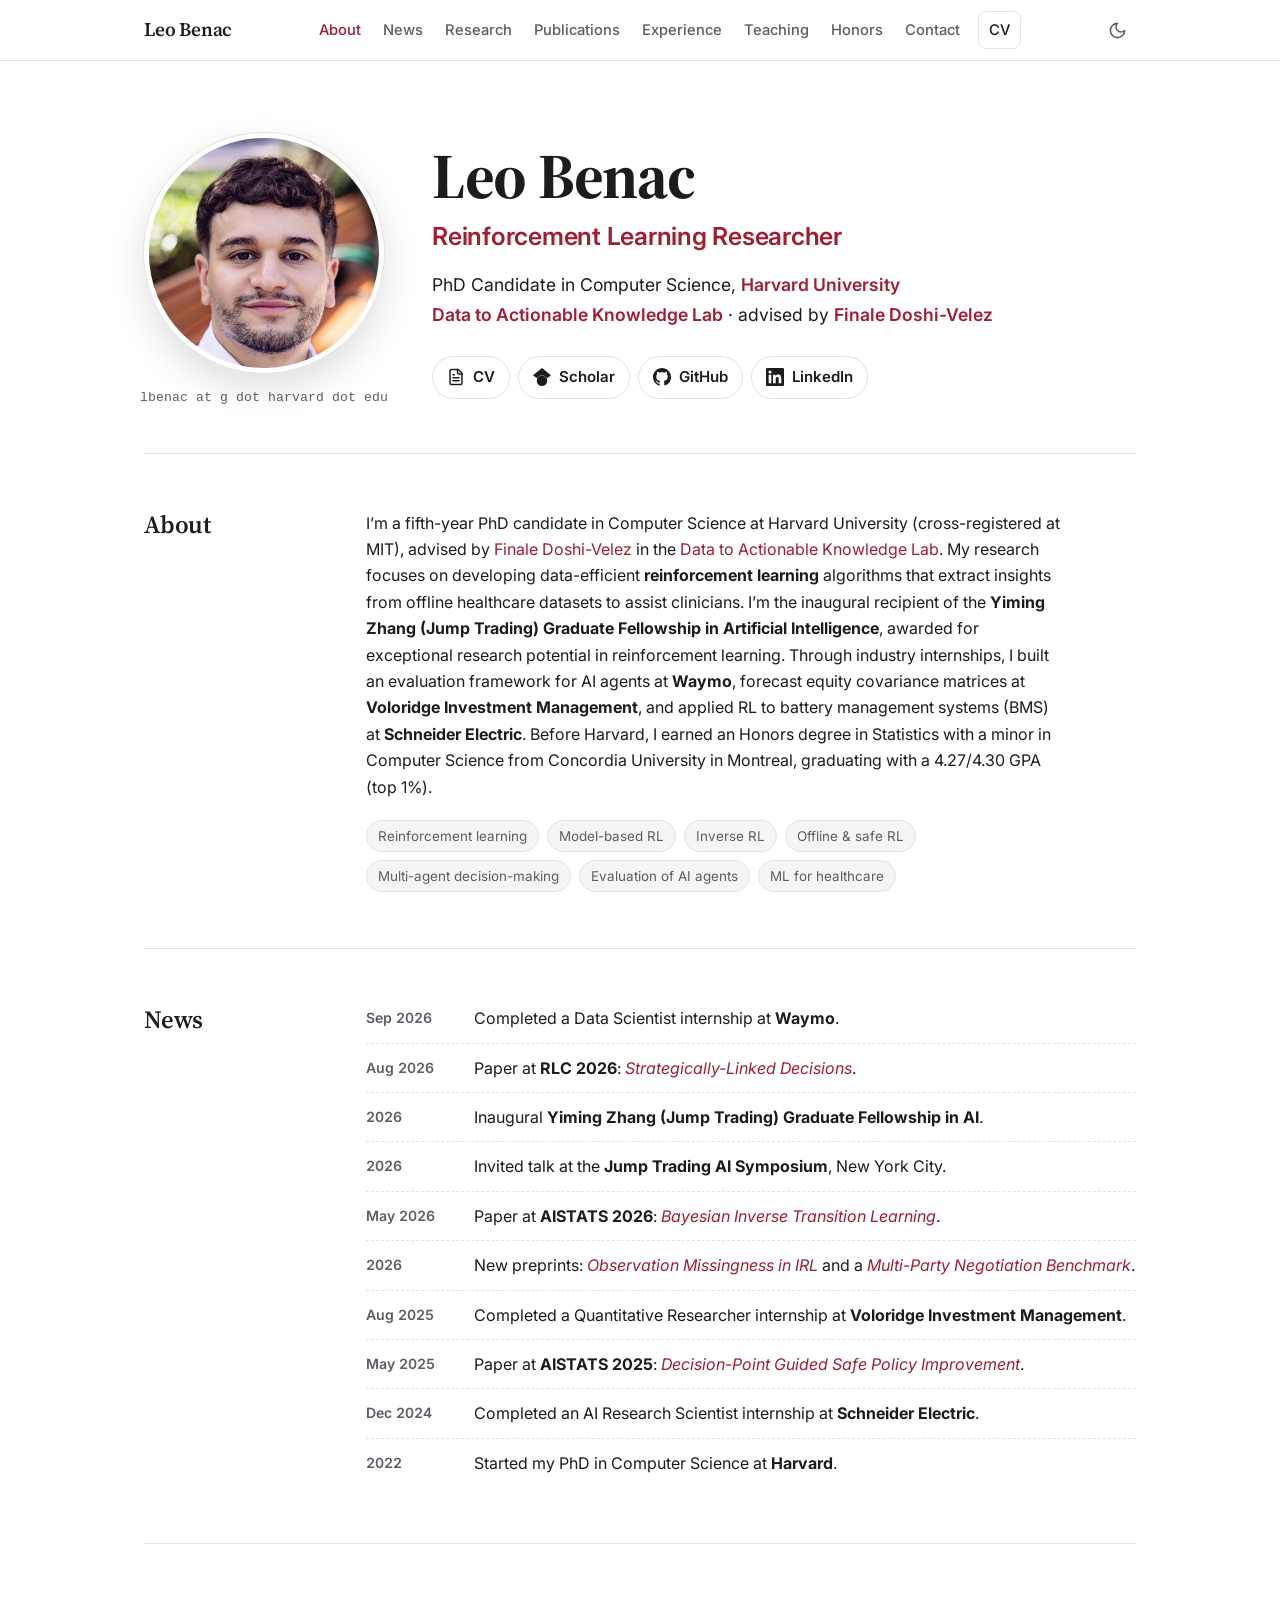
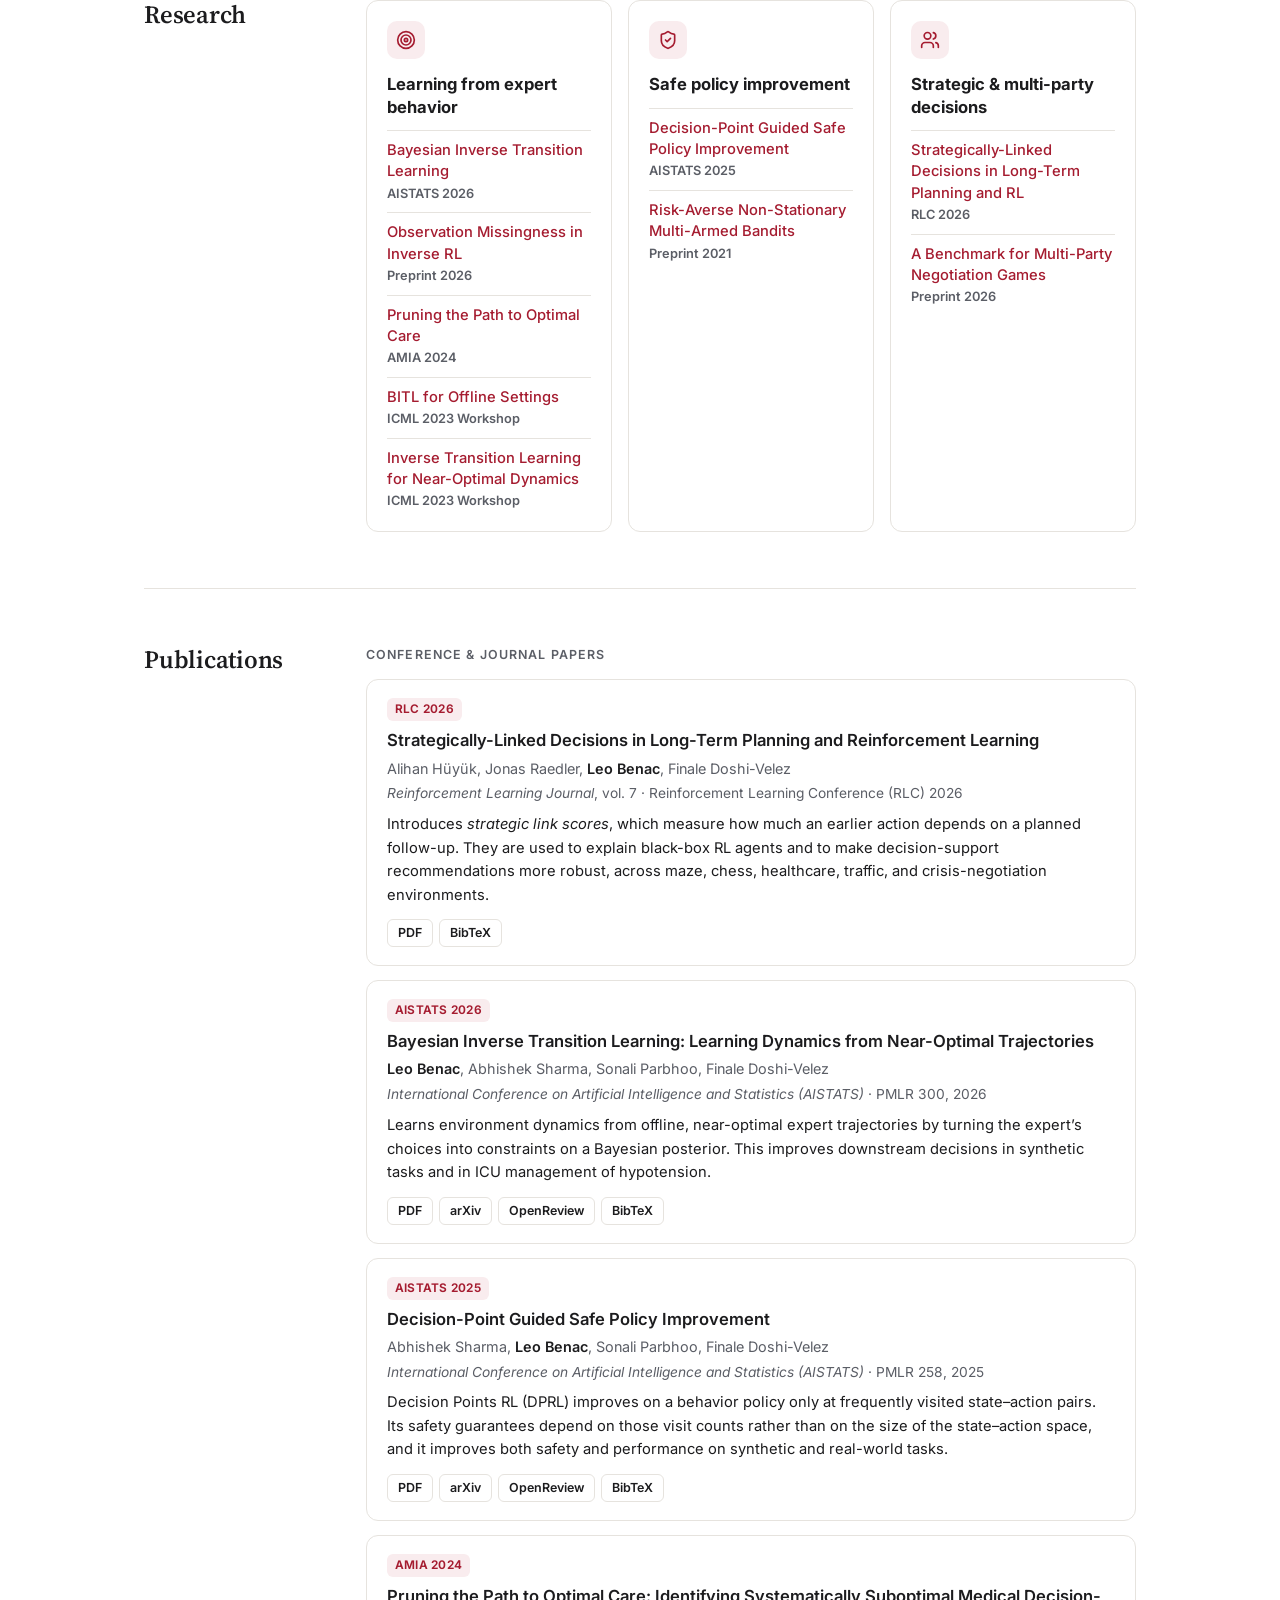
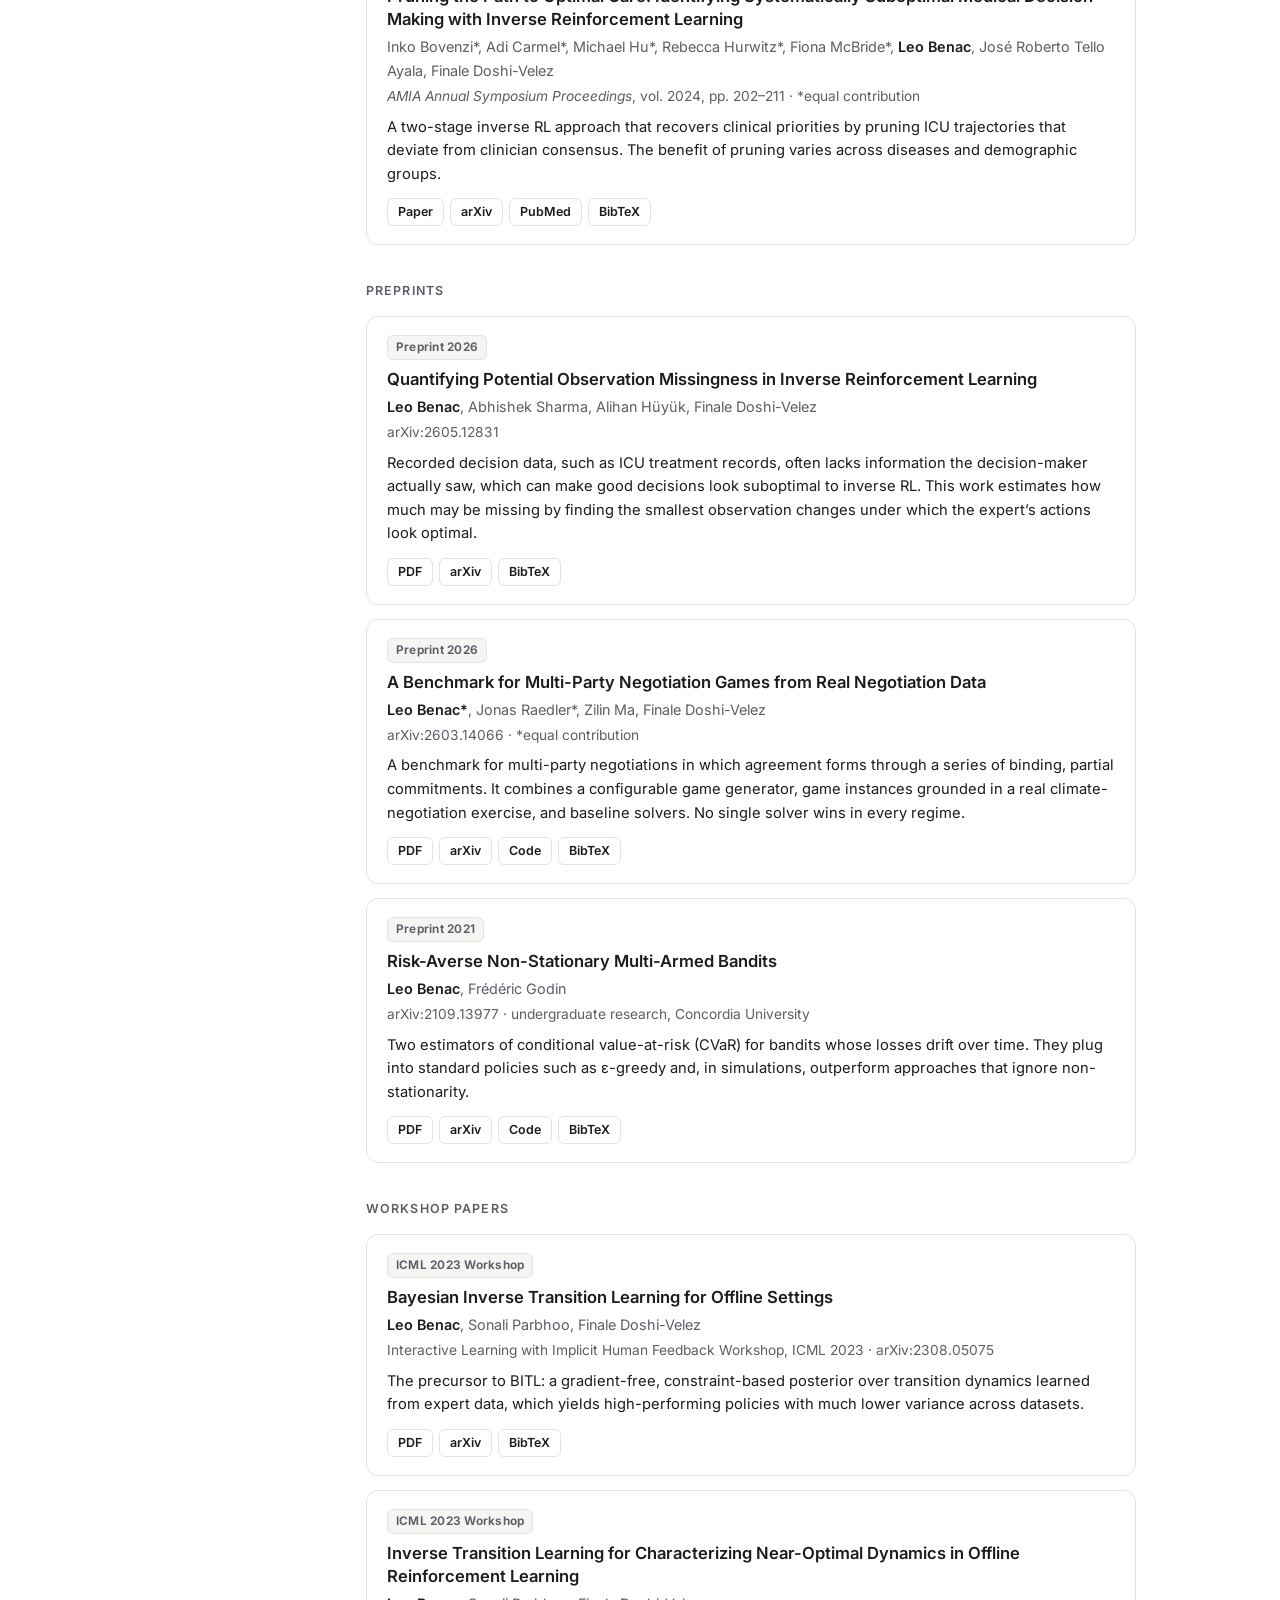
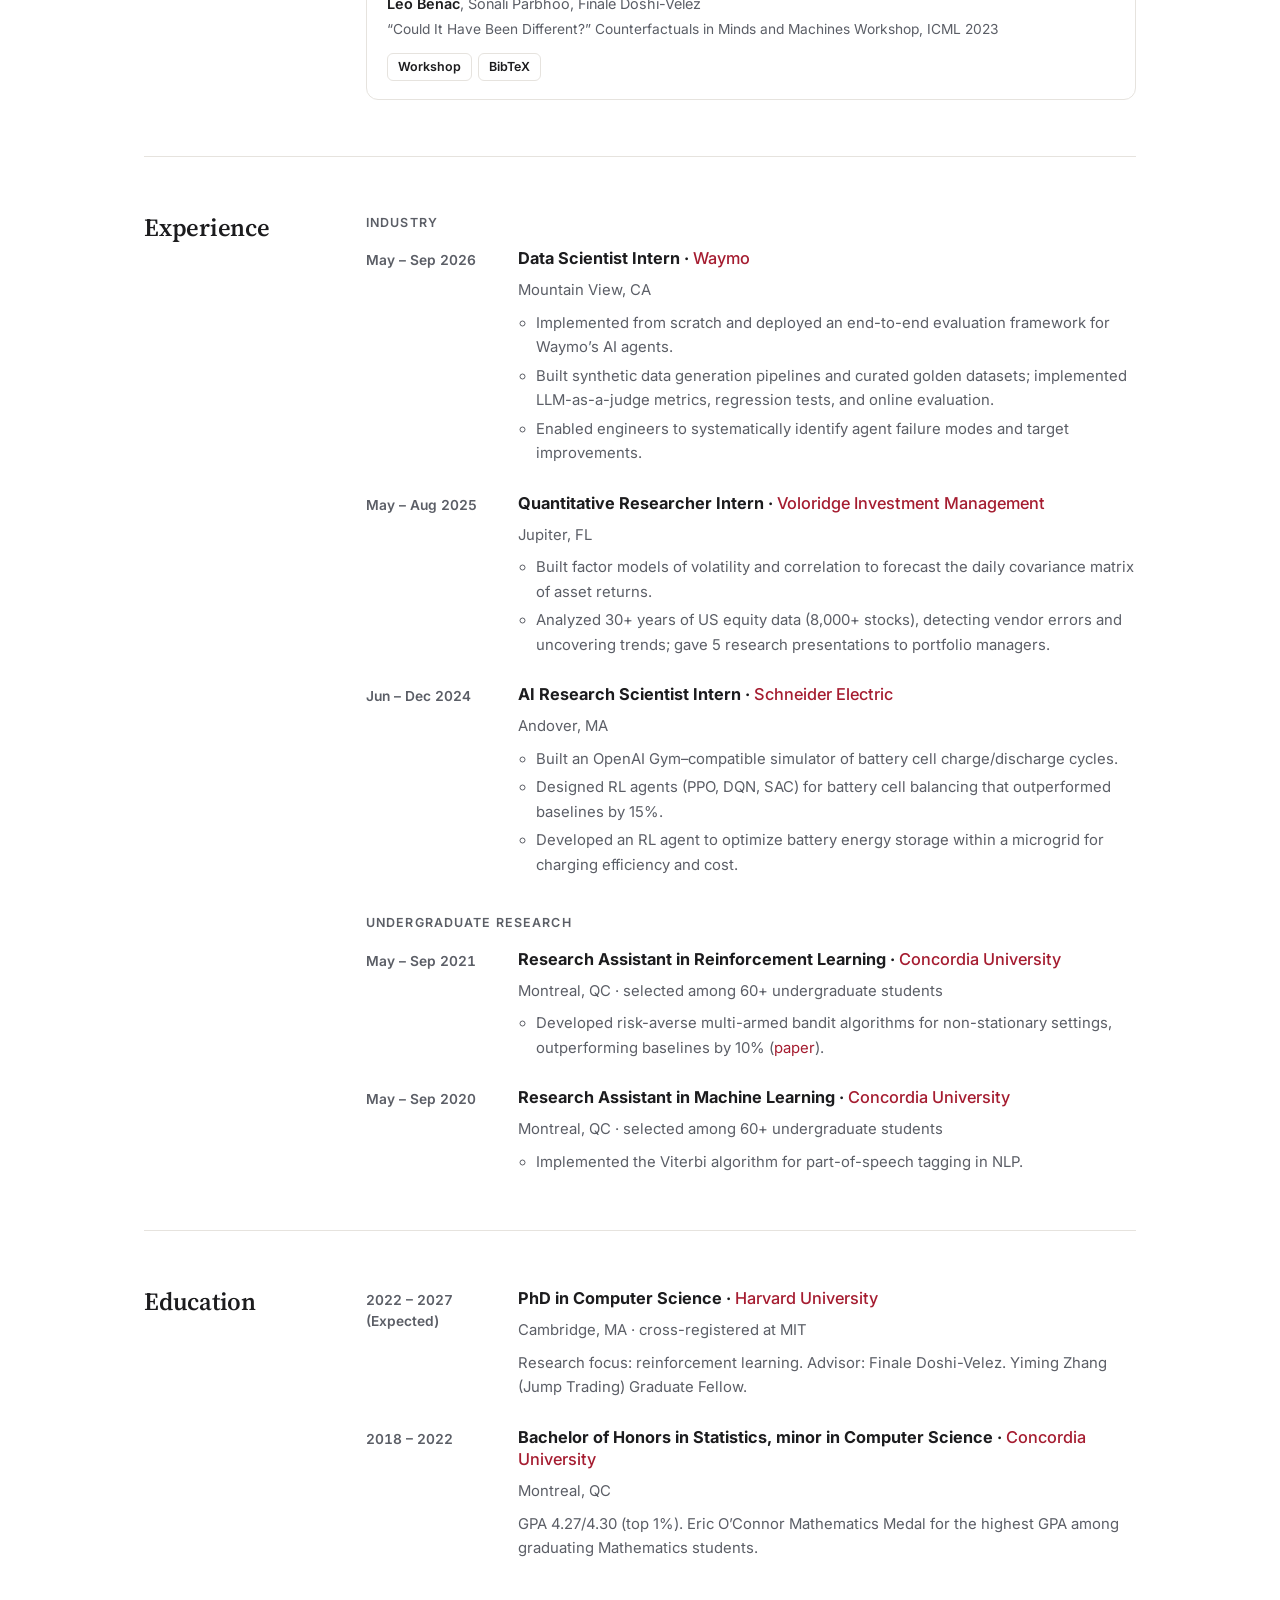
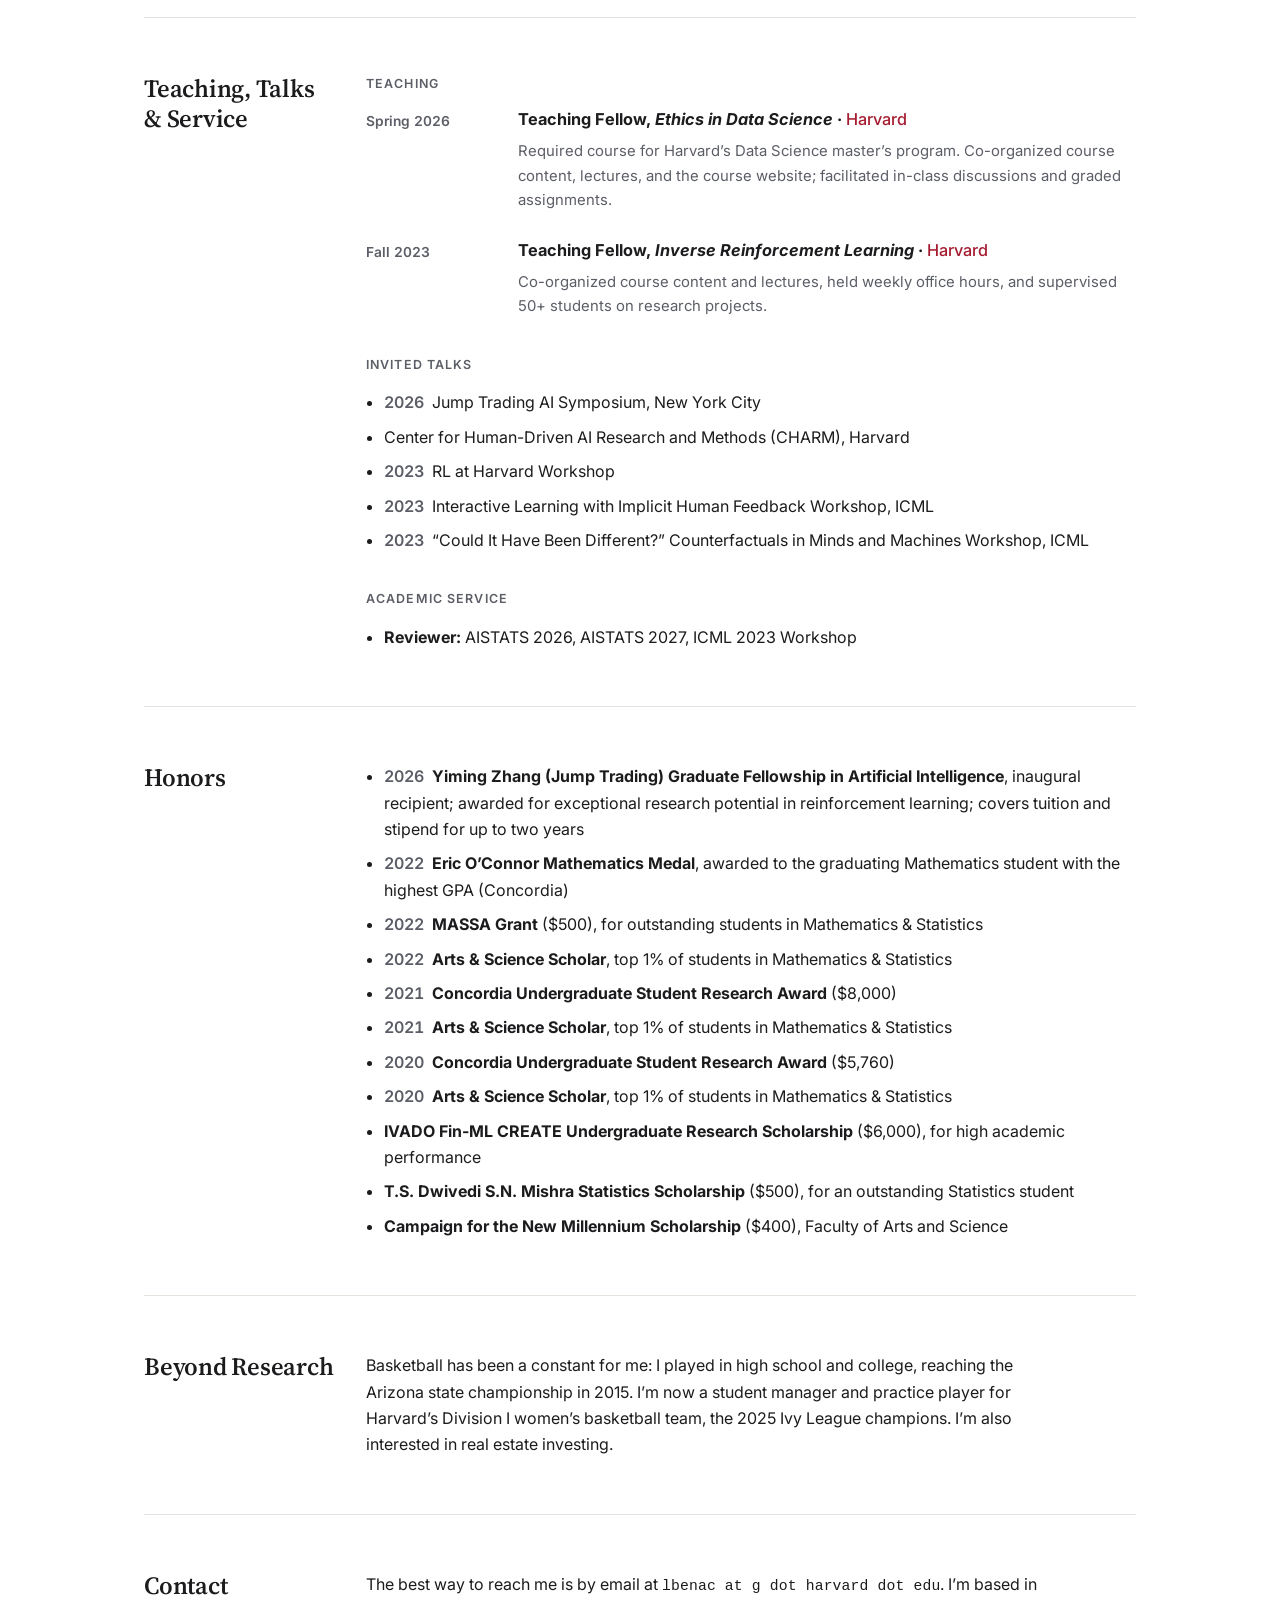
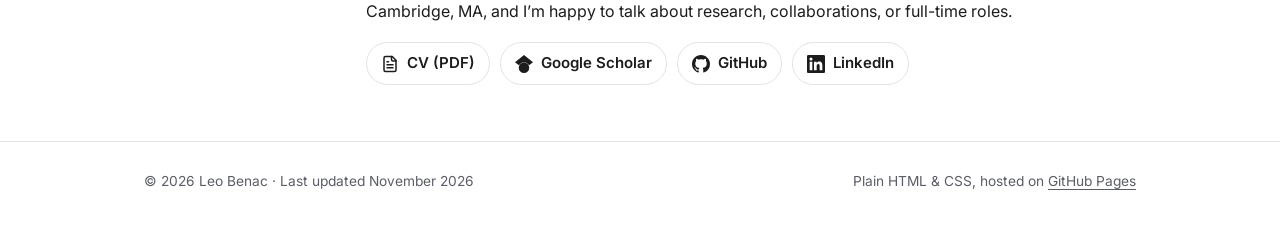
<file: index.html>
<!doctype html>
<html lang="en">
<head>
  <meta charset="utf-8">
  <meta name="viewport" content="width=device-width, initial-scale=1">
  <title>Leo Benac · Reinforcement Learning · Harvard</title>
  <meta name="description" content="Leo Benac, Harvard CS PhD candidate and reinforcement learning researcher: data-efficient RL for offline healthcare data to assist clinicians.">
  <meta name="author" content="Leo Benac">
  <link rel="canonical" href="https://leobenac.github.io/">
  <meta name="google-site-verification" content="jltaorJXWBFQ4Y79r_V4bqT-pvS7wiy27o9IQ4AaoPY">
  <meta name="theme-color" content="#ffffff">

  <!-- Social previews (LinkedIn, X, Slack, iMessage). The image needs assets/img/profile.jpg to exist. -->
  <meta property="og:type" content="profile">
  <meta property="og:site_name" content="Leo Benac">
  <meta property="og:title" content="Leo Benac · Reinforcement Learning · Harvard">
  <meta property="og:description" content="Harvard CS PhD candidate developing data-efficient reinforcement learning algorithms that extract insights from offline healthcare data to assist clinicians.">
  <meta property="og:url" content="https://leobenac.github.io/">
  <meta property="og:image" content="https://leobenac.github.io/assets/img/profile.jpg">
  <meta property="og:image:alt" content="Portrait of Leo Benac">
  <meta property="profile:first_name" content="Leo">
  <meta property="profile:last_name" content="Benac">
  <meta name="twitter:card" content="summary">

  <link rel="icon" href="assets/img/favicon.svg" type="image/svg+xml">

  <!-- Light by default; apply a saved dark choice before first paint -->
  <script>try{if(localStorage.getItem("theme")==="dark")document.documentElement.dataset.theme="dark"}catch(e){}</script>

  <!-- Fonts load without blocking the first paint; system fonts show until they arrive -->
  <link rel="preconnect" href="https://fonts.googleapis.com">
  <link rel="preconnect" href="https://fonts.gstatic.com" crossorigin>
  <link rel="preload" as="style" href="https://fonts.googleapis.com/css2?family=Inter:wght@400..700&amp;family=Source+Serif+4:opsz,wght@8..60,600..700&amp;display=swap">
  <link rel="stylesheet" href="https://fonts.googleapis.com/css2?family=Inter:wght@400..700&amp;family=Source+Serif+4:opsz,wght@8..60,600..700&amp;display=swap" media="print" onload="this.media='all'">
  <noscript><link rel="stylesheet" href="https://fonts.googleapis.com/css2?family=Inter:wght@400..700&amp;family=Source+Serif+4:opsz,wght@8..60,600..700&amp;display=swap"></noscript>
  <link rel="stylesheet" href="assets/css/style.css">
  <script src="assets/js/main.js" defer></script>

  <!-- Structured data: helps search engines show a proper profile result -->
  <script type="application/ld+json">
  {
    "@context": "https://schema.org",
    "@type": "Person",
    "name": "Leo Benac",
    "url": "https://leobenac.github.io/",
    "image": "https://leobenac.github.io/assets/img/profile.jpg",
    "jobTitle": "PhD Candidate in Computer Science",
    "affiliation": { "@type": "CollegeOrUniversity", "name": "Harvard University" },
    "alumniOf": [
      { "@type": "CollegeOrUniversity", "name": "Concordia University" }
    ],
    "knowsAbout": ["Reinforcement Learning", "Inverse Reinforcement Learning", "Offline Reinforcement Learning", "Safe Policy Improvement", "Multi-Agent Systems", "Machine Learning"],
    "sameAs": [
      "https://scholar.google.com/citations?user=PEehBN4AAAAJ",
      "https://github.com/LeoBenac",
      "https://www.linkedin.com/in/leo-benac/",
      "https://openreview.net/profile?id=~Leo_Benac1",
      "https://www.semanticscholar.org/author/2130142762"
    ]
  }
  </script>
</head>

<body>
  <!-- Icon sprite (inline so the page makes no extra requests) -->
  <svg width="0" height="0" style="position:absolute" aria-hidden="true" focusable="false">
    <symbol id="i-mail" viewBox="0 0 24 24"><g fill="none" stroke="currentColor" stroke-width="2" stroke-linecap="round" stroke-linejoin="round"><rect x="2" y="4" width="20" height="16" rx="2"/><path d="m22 7-8.97 5.7a1.94 1.94 0 0 1-2.06 0L2 7"/></g></symbol>
    <symbol id="i-cv" viewBox="0 0 24 24"><g fill="none" stroke="currentColor" stroke-width="2" stroke-linecap="round" stroke-linejoin="round"><path d="M15 2H6a2 2 0 0 0-2 2v16a2 2 0 0 0 2 2h12a2 2 0 0 0 2-2V7Z"/><path d="M14 2v4a2 2 0 0 0 2 2h4"/><path d="M16 13H8M16 17H8M10 9H8"/></g></symbol>
    <symbol id="i-scholar" viewBox="0 0 24 24"><path fill="currentColor" d="M5.242 13.769 0 9.5 12 0l12 9.5-5.242 4.269C17.548 11.249 14.978 9.5 12 9.5c-2.977 0-5.548 1.748-6.758 4.269zM12 10a7 7 0 1 0 0 14 7 7 0 0 0 0-14z"/></symbol>
    <symbol id="i-github" viewBox="0 0 16 16"><path fill="currentColor" d="M8 0C3.58 0 0 3.58 0 8c0 3.54 2.29 6.53 5.47 7.59.4.07.55-.17.55-.38 0-.19-.01-.82-.01-1.49-2.01.37-2.53-.49-2.69-.94-.09-.23-.48-.94-.82-1.13-.28-.15-.68-.52-.01-.53.63-.01 1.08.58 1.23.82.72 1.21 1.87.87 2.33.66.07-.52.28-.87.51-1.07-1.78-.2-3.64-.89-3.64-3.95 0-.87.31-1.59.82-2.15-.08-.2-.36-1.02.08-2.12 0 0 .67-.21 2.2.82.64-.18 1.32-.27 2-.27.68 0 1.36.09 2 .27 1.53-1.04 2.2-.82 2.2-.82.44 1.1.16 1.92.08 2.12.51.56.82 1.27.82 2.15 0 3.07-1.87 3.75-3.65 3.95.29.25.54.73.54 1.48 0 1.07-.01 1.93-.01 2.2 0 .21.15.46.55.38A8.013 8.013 0 0 0 16 8c0-4.42-3.58-8-8-8z"/></symbol>
    <symbol id="i-linkedin" viewBox="0 0 24 24"><path fill="currentColor" d="M20.447 20.452h-3.554v-5.569c0-1.328-.027-3.037-1.852-3.037-1.853 0-2.136 1.445-2.136 2.939v5.667H9.351V9h3.414v1.561h.046c.477-.9 1.637-1.85 3.37-1.85 3.601 0 4.267 2.37 4.267 5.455v6.286zM5.337 7.433a2.062 2.062 0 1 1 0-4.125 2.062 2.062 0 0 1 0 4.125zM7.119 20.452H3.555V9h3.564v11.452zM22.225 0H1.771C.792 0 0 .774 0 1.729v20.542C0 23.227.792 24 1.771 24h20.451C23.2 24 24 23.227 24 22.271V1.729C24 .774 23.2 0 22.222 0h.003z"/></symbol>
    <symbol id="i-sun" viewBox="0 0 24 24"><g fill="none" stroke="currentColor" stroke-width="2" stroke-linecap="round" stroke-linejoin="round"><circle cx="12" cy="12" r="4"/><path d="M12 2v2M12 20v2m-7.07-17.07 1.41 1.41m11.32 11.32 1.41 1.41M2 12h2m16 0h2M6.34 17.66l-1.41 1.41M19.07 4.93l-1.41 1.41"/></g></symbol>
    <symbol id="i-moon" viewBox="0 0 24 24"><path fill="none" stroke="currentColor" stroke-width="2" stroke-linecap="round" stroke-linejoin="round" d="M12 3a6 6 0 0 0 9 9 9 9 0 1 1-9-9Z"/></symbol>
    <symbol id="i-menu" viewBox="0 0 24 24"><path fill="none" stroke="currentColor" stroke-width="2" stroke-linecap="round" d="M4 6h16M4 12h16M4 18h16"/></symbol>
    <symbol id="i-target" viewBox="0 0 24 24"><g fill="none" stroke="currentColor" stroke-width="2" stroke-linecap="round" stroke-linejoin="round"><circle cx="12" cy="12" r="10"/><circle cx="12" cy="12" r="6"/><circle cx="12" cy="12" r="2"/></g></symbol>
    <symbol id="i-shield" viewBox="0 0 24 24"><g fill="none" stroke="currentColor" stroke-width="2" stroke-linecap="round" stroke-linejoin="round"><path d="M20 13c0 5-3.5 7.5-7.66 8.95a1 1 0 0 1-.67-.01C7.5 20.5 4 18 4 13V6a1 1 0 0 1 1-1c2 0 4.5-1.2 6.24-2.72a1.17 1.17 0 0 1 1.52 0C14.51 3.81 17 5 19 5a1 1 0 0 1 1 1z"/><path d="m9 12 2 2 4-4"/></g></symbol>
    <symbol id="i-users" viewBox="0 0 24 24"><g fill="none" stroke="currentColor" stroke-width="2" stroke-linecap="round" stroke-linejoin="round"><path d="M16 21v-2a4 4 0 0 0-4-4H6a4 4 0 0 0-4 4v2"/><circle cx="9" cy="7" r="4"/><path d="M22 21v-2a4 4 0 0 0-3-3.87M16 3.13a4 4 0 0 1 0 7.75"/></g></symbol>
  </svg>

  <a class="skip-link" href="#main">Skip to content</a>

  <header class="site-header">
    <nav class="container nav" aria-label="Main">
      <a class="brand" href="#">Leo Benac</a>
      <ul class="nav-links" id="nav-links">
        <li><a href="#about">About</a></li>
        <li><a href="#news">News</a></li>
        <li><a href="#research">Research</a></li>
        <li><a href="#publications">Publications</a></li>
        <li><a href="#experience">Experience</a></li>
        <li><a href="#teaching">Teaching</a></li>
        <li><a href="#honors">Honors</a></li>
        <li><a href="#contact">Contact</a></li>
        <li><a class="nav-cv" href="files/Leo_Benac_CV.pdf?v=2026-11-09" target="_blank" rel="noopener">CV</a></li>
      </ul>
      <div class="nav-actions">
        <button class="icon-btn theme-toggle" type="button" aria-label="Toggle dark theme">
          <svg class="icon-moon" aria-hidden="true"><use href="#i-moon"/></svg>
          <svg class="icon-sun" aria-hidden="true"><use href="#i-sun"/></svg>
        </button>
        <button class="icon-btn menu-toggle" type="button" aria-label="Menu" aria-expanded="false" aria-controls="nav-links">
          <svg aria-hidden="true"><use href="#i-menu"/></svg>
        </button>
      </div>
    </nav>
  </header>

  <main id="main" class="container">

    <!-- ===================== HERO ===================== -->
    <section id="about" class="hero" aria-label="Introduction">
      <!-- Your photo: save a square image (at least 440×440) as assets/img/profile.jpg, lowercase. Until then a monogram shows. -->
      <figure class="avatar-wrap">
        <img class="avatar" src="assets/img/profile.jpg" width="240" height="240" alt="Portrait of Leo Benac"
           onerror="this.onerror=null;this.src='assets/img/avatar-placeholder.svg';this.alt=''">
        <figcaption class="email-note">lbenac at g dot harvard dot edu</figcaption>
      </figure>
      <div>
        <h1>Leo Benac</h1>
        <p class="role">Reinforcement Learning Researcher</p>
        <p class="affil">
          PhD Candidate in Computer Science, <a href="https://seas.harvard.edu/">Harvard University</a><br>
          <a href="https://dtak.github.io/">Data to Actionable Knowledge Lab</a> · advised by <a href="https://finale.seas.harvard.edu/">Finale Doshi-Velez</a>
        </p>
        <ul class="social">
          <li><a href="files/Leo_Benac_CV.pdf?v=2026-11-09" target="_blank" rel="noopener"><svg aria-hidden="true"><use href="#i-cv"/></svg>CV</a></li>
          <li><a href="https://scholar.google.com/citations?user=PEehBN4AAAAJ&amp;hl=en" target="_blank" rel="noopener"><svg aria-hidden="true"><use href="#i-scholar"/></svg>Scholar</a></li>
          <li><a href="https://github.com/LeoBenac" target="_blank" rel="noopener"><svg aria-hidden="true"><use href="#i-github"/></svg>GitHub</a></li>
          <li><a href="https://www.linkedin.com/in/leo-benac/" target="_blank" rel="noopener"><svg aria-hidden="true"><use href="#i-linkedin"/></svg>LinkedIn</a></li>
        </ul>
      </div>
    </section>

    <!-- ===================== ABOUT ===================== -->
    <section class="section" aria-labelledby="about-title">
      <h2 class="section-title" id="about-title">About</h2>
      <div class="section-body prose">
        <p>I&rsquo;m a fifth-year PhD candidate in Computer Science at Harvard University (cross-registered at MIT), advised by <a href="https://finale.seas.harvard.edu/">Finale Doshi-Velez</a> in the <a href="https://dtak.github.io/">Data to Actionable Knowledge Lab</a>. My research focuses on developing data-efficient <strong>reinforcement learning</strong> algorithms that extract insights from offline healthcare datasets to assist clinicians. I&rsquo;m the inaugural recipient of the <strong>Yiming Zhang (Jump Trading) Graduate Fellowship in Artificial Intelligence</strong>, awarded for exceptional research potential in reinforcement learning. Through industry internships, I built an evaluation framework for AI agents at <strong>Waymo</strong>, forecast equity covariance matrices at <strong>Voloridge Investment Management</strong>, and applied RL to battery management systems (BMS) at <strong>Schneider Electric</strong>. Before Harvard, I earned an Honors degree in Statistics with a minor in Computer Science from Concordia University in Montreal, graduating with a 4.27/4.30 GPA (top 1%).</p>
        <ul class="chips" aria-label="Research interests">
          <li>Reinforcement learning</li>
          <li>Model-based RL</li>
          <li>Inverse RL</li>
          <li>Offline &amp; safe RL</li>
          <li>Multi-agent decision-making</li>
          <li>Evaluation of AI agents</li>
          <li>ML for healthcare</li>
        </ul>
      </div>
    </section>

    <!-- ===================== NEWS ===================== -->
    <section id="news" class="section" aria-labelledby="news-title">
      <h2 class="section-title" id="news-title">News</h2>
      <div class="section-body">
        <ul class="news">
          <li><time datetime="2026-09">Sep 2026</time><span>Completed a Data Scientist internship at <strong>Waymo</strong>.</span></li>
          <li><time datetime="2026-08">Aug 2026</time><span>Paper at <strong>RLC 2026</strong>: <a href="#pub-strategically-linked"><em>Strategically-Linked Decisions</em></a>.</span></li>
          <li><time datetime="2026">2026</time><span>Inaugural <strong>Yiming Zhang (Jump Trading) Graduate Fellowship in AI</strong>.</span></li>
          <li><time datetime="2026">2026</time><span>Invited talk at the <strong>Jump Trading AI Symposium</strong>, New York City.</span></li>
          <li><time datetime="2026-05">May 2026</time><span>Paper at <strong>AISTATS 2026</strong>: <a href="#pub-bitl"><em>Bayesian Inverse Transition Learning</em></a>.</span></li>
          <li><time datetime="2026">2026</time><span>New preprints: <a href="#pub-missingness"><em>Observation Missingness in IRL</em></a> and a <a href="#pub-negotiation"><em>Multi-Party Negotiation Benchmark</em></a>.</span></li>
          <li><time datetime="2025-08">Aug 2025</time><span>Completed a Quantitative Researcher internship at <strong>Voloridge Investment Management</strong>.</span></li>
          <li><time datetime="2025-05">May 2025</time><span>Paper at <strong>AISTATS 2025</strong>: <a href="#pub-dpg-spi"><em>Decision-Point Guided Safe Policy Improvement</em></a>.</span></li>
          <li><time datetime="2024-12">Dec 2024</time><span>Completed an AI Research Scientist internship at <strong>Schneider Electric</strong>.</span></li>
          <li><time datetime="2022">2022</time><span>Started my PhD in Computer Science at <strong>Harvard</strong>.</span></li>
        </ul>
      </div>
    </section>

    <!-- ===================== RESEARCH ===================== -->
    <section id="research" class="section" aria-labelledby="research-title">
      <h2 class="section-title" id="research-title">Research</h2>
      <div class="section-body">
        <div class="themes">
          <article class="card">
            <span class="card-icon" aria-hidden="true"><svg><use href="#i-target"/></svg></span>
            <h3>Learning from expert behavior</h3>
            <ul class="refs">
              <li><a href="#pub-bitl">Bayesian Inverse Transition Learning</a><span class="venue">AISTATS 2026</span></li>
              <li><a href="#pub-missingness">Observation Missingness in Inverse RL</a><span class="venue">Preprint 2026</span></li>
              <li><a href="#pub-pruning-path">Pruning the Path to Optimal Care</a><span class="venue">AMIA 2024</span></li>
              <li><a href="#pub-bitl-workshop">BITL for Offline Settings</a><span class="venue">ICML 2023 Workshop</span></li>
              <li><a href="#pub-itl-workshop">Inverse Transition Learning for Near-Optimal Dynamics</a><span class="venue">ICML 2023 Workshop</span></li>
            </ul>
          </article>
          <article class="card">
            <span class="card-icon" aria-hidden="true"><svg><use href="#i-shield"/></svg></span>
            <h3>Safe policy improvement</h3>
            <ul class="refs">
              <li><a href="#pub-dpg-spi">Decision-Point Guided Safe Policy Improvement</a><span class="venue">AISTATS 2025</span></li>
              <li><a href="#pub-risk-averse-mab">Risk-Averse Non-Stationary Multi-Armed Bandits</a><span class="venue">Preprint 2021</span></li>
            </ul>
          </article>
          <article class="card">
            <span class="card-icon" aria-hidden="true"><svg><use href="#i-users"/></svg></span>
            <h3>Strategic &amp; multi-party decisions</h3>
            <ul class="refs">
              <li><a href="#pub-strategically-linked">Strategically-Linked Decisions in Long-Term Planning and RL</a><span class="venue">RLC 2026</span></li>
              <li><a href="#pub-negotiation">A Benchmark for Multi-Party Negotiation Games</a><span class="venue">Preprint 2026</span></li>
            </ul>
          </article>
        </div>
      </div>
    </section>

    <!-- ===================== PUBLICATIONS ===================== -->
    <section id="publications" class="section" aria-labelledby="pubs-title">
      <h2 class="section-title" id="pubs-title">Publications</h2>
      <div class="section-body">
        <h3 class="subhead">Conference &amp; journal papers</h3>
        <ol class="pubs">
          <li class="pub" id="pub-strategically-linked">
            <div class="pub-venue"><span class="badge">RLC 2026</span></div>
            <h4 class="pub-title"><a href="https://rlj.cs.umass.edu/2026/papers/Paper80.html">Strategically-Linked Decisions in Long-Term Planning and Reinforcement Learning</a></h4>
            <p class="pub-authors">Alihan Hüyük, Jonas Raedler, <span class="me">Leo Benac</span>, Finale Doshi-Velez</p>
            <p class="pub-meta"><em>Reinforcement Learning Journal</em>, vol. 7 · Reinforcement Learning Conference (RLC) 2026</p>
            <p class="pub-tldr">Introduces <em>strategic link scores</em>, which measure how much an earlier action depends on a planned follow-up. They are used to explain black-box RL agents and to make decision-support recommendations more robust, across maze, chess, healthcare, traffic, and crisis-negotiation environments.</p>
            <div class="pub-links">
              <a class="btn-sm" href="https://rlj.cs.umass.edu/2026/papers/Paper80.pdf">PDF</a>
              <button class="btn-sm" type="button" data-bib-toggle aria-expanded="false" aria-controls="bib-strategically-linked">BibTeX</button>
            </div>
            <div class="bib" id="bib-strategically-linked" hidden>
<pre>@article{hyk2026strategicallylinked,
  title   = {Strategically-Linked Decisions in Long-Term Planning and Reinforcement Learning},
  author  = {H{\"u}y{\"u}k, Alihan and Raedler, Jonas B and Benac, Leo and Doshi-Velez, Finale},
  journal = {Reinforcement Learning Journal},
  volume  = {7},
  year    = {2026}
}</pre>
              <button class="btn-sm copy" type="button" aria-live="polite">Copy</button>
            </div>
          </li>

          <li class="pub" id="pub-bitl">
            <div class="pub-venue"><span class="badge">AISTATS 2026</span></div>
            <h4 class="pub-title"><a href="https://proceedings.mlr.press/v300/benac26a.html">Bayesian Inverse Transition Learning: Learning Dynamics from Near-Optimal Trajectories</a></h4>
            <p class="pub-authors"><span class="me">Leo Benac</span>, Abhishek Sharma, Sonali Parbhoo, Finale Doshi-Velez</p>
            <p class="pub-meta"><em>International Conference on Artificial Intelligence and Statistics (AISTATS)</em> · PMLR 300, 2026</p>
            <p class="pub-tldr">Learns environment dynamics from offline, near-optimal expert trajectories by turning the expert&rsquo;s choices into constraints on a Bayesian posterior. This improves downstream decisions in synthetic tasks and in ICU management of hypotension.</p>
            <div class="pub-links">
              <a class="btn-sm" href="https://raw.githubusercontent.com/mlresearch/v300/main/assets/benac26a/benac26a.pdf">PDF</a>
              <a class="btn-sm" href="https://arxiv.org/abs/2411.05174">arXiv</a>
              <a class="btn-sm" href="https://openreview.net/forum?id=sPU8IlOfb5">OpenReview</a>
              <button class="btn-sm" type="button" data-bib-toggle aria-expanded="false" aria-controls="bib-bitl">BibTeX</button>
            </div>
            <div class="bib" id="bib-bitl" hidden>
<pre>@inproceedings{pmlr-v300-benac26a,
  title     = {Bayesian Inverse Transition Learning: Learning Dynamics from Near-Optimal Trajectories},
  author    = {Benac, Leo and Sharma, Abhishek and Parbhoo, Sonali and Doshi-Velez, Finale},
  booktitle = {Proceedings of The 29th International Conference on Artificial Intelligence and Statistics},
  pages     = {2242--2250},
  year      = {2026},
  volume    = {300},
  series    = {Proceedings of Machine Learning Research},
  publisher = {PMLR},
  url       = {https://proceedings.mlr.press/v300/benac26a.html}
}</pre>
              <button class="btn-sm copy" type="button" aria-live="polite">Copy</button>
            </div>
          </li>

          <li class="pub" id="pub-dpg-spi">
            <div class="pub-venue"><span class="badge">AISTATS 2025</span></div>
            <h4 class="pub-title"><a href="https://proceedings.mlr.press/v258/sharma25a.html">Decision-Point Guided Safe Policy Improvement</a></h4>
            <p class="pub-authors">Abhishek Sharma, <span class="me">Leo Benac</span>, Sonali Parbhoo, Finale Doshi-Velez</p>
            <p class="pub-meta"><em>International Conference on Artificial Intelligence and Statistics (AISTATS)</em> · PMLR 258, 2025</p>
            <p class="pub-tldr">Decision Points RL (DPRL) improves on a behavior policy only at frequently visited state&ndash;action pairs. Its safety guarantees depend on those visit counts rather than on the size of the state&ndash;action space, and it improves both safety and performance on synthetic and real-world tasks.</p>
            <div class="pub-links">
              <a class="btn-sm" href="https://raw.githubusercontent.com/mlresearch/v258/main/assets/sharma25a/sharma25a.pdf">PDF</a>
              <a class="btn-sm" href="https://arxiv.org/abs/2410.09361">arXiv</a>
              <a class="btn-sm" href="https://openreview.net/forum?id=hbknVIJf2W">OpenReview</a>
              <button class="btn-sm" type="button" data-bib-toggle aria-expanded="false" aria-controls="bib-dpg-spi">BibTeX</button>
            </div>
            <div class="bib" id="bib-dpg-spi" hidden>
<pre>@inproceedings{pmlr-v258-sharma25a,
  title     = {Decision-Point Guided Safe Policy Improvement},
  author    = {Sharma, Abhishek and Benac, Leo and Parbhoo, Sonali and Doshi-Velez, Finale},
  booktitle = {Proceedings of The 28th International Conference on Artificial Intelligence and Statistics},
  pages     = {2935--2943},
  year      = {2025},
  volume    = {258},
  series    = {Proceedings of Machine Learning Research},
  publisher = {PMLR},
  url       = {https://proceedings.mlr.press/v258/sharma25a.html}
}</pre>
              <button class="btn-sm copy" type="button" aria-live="polite">Copy</button>
            </div>
          </li>

          <li class="pub" id="pub-pruning-path">
            <div class="pub-venue"><span class="badge">AMIA 2024</span></div>
            <h4 class="pub-title"><a href="https://pmc.ncbi.nlm.nih.gov/articles/PMC12099440/">Pruning the Path to Optimal Care: Identifying Systematically Suboptimal Medical Decision-Making with Inverse Reinforcement Learning</a></h4>
            <p class="pub-authors">Inko Bovenzi*, Adi Carmel*, Michael Hu*, Rebecca Hurwitz*, Fiona McBride*, <span class="me">Leo Benac</span>, José Roberto Tello Ayala, Finale Doshi-Velez</p>
            <p class="pub-meta"><em>AMIA Annual Symposium Proceedings</em>, vol. 2024, pp. 202&ndash;211 · *equal contribution</p>
            <p class="pub-tldr">A two-stage inverse RL approach that recovers clinical priorities by pruning ICU trajectories that deviate from clinician consensus. The benefit of pruning varies across diseases and demographic groups.</p>
            <div class="pub-links">
              <a class="btn-sm" href="https://pmc.ncbi.nlm.nih.gov/articles/PMC12099440/">Paper</a>
              <a class="btn-sm" href="https://arxiv.org/abs/2411.05237">arXiv</a>
              <a class="btn-sm" href="https://pubmed.ncbi.nlm.nih.gov/40417587/">PubMed</a>
              <button class="btn-sm" type="button" data-bib-toggle aria-expanded="false" aria-controls="bib-pruning-path">BibTeX</button>
            </div>
            <div class="bib" id="bib-pruning-path" hidden>
<pre>@article{bovenzi2025pruning,
  title   = {Pruning the Path to Optimal Care: Identifying Systematically Suboptimal Medical Decision-Making with Inverse Reinforcement Learning},
  author  = {Bovenzi, Inko and Carmel, Adi and Hu, Michael and Hurwitz, Rebecca and McBride, Fiona and Benac, Leo and Tello Ayala, Jos{\'e} Roberto and Doshi-Velez, Finale},
  journal = {AMIA Annual Symposium Proceedings},
  volume  = {2024},
  pages   = {202--211},
  year    = {2025},
  pmid    = {40417587},
  url     = {https://pmc.ncbi.nlm.nih.gov/articles/PMC12099440/}
}</pre>
              <button class="btn-sm copy" type="button" aria-live="polite">Copy</button>
            </div>
          </li>
        </ol>

        <h3 class="subhead">Preprints</h3>
        <ol class="pubs">
          <li class="pub" id="pub-missingness">
            <div class="pub-venue"><span class="badge muted">Preprint 2026</span></div>
            <h4 class="pub-title"><a href="https://arxiv.org/abs/2605.12831">Quantifying Potential Observation Missingness in Inverse Reinforcement Learning</a></h4>
            <p class="pub-authors"><span class="me">Leo Benac</span>, Abhishek Sharma, Alihan Hüyük, Finale Doshi-Velez</p>
            <p class="pub-meta">arXiv:2605.12831</p>
            <p class="pub-tldr">Recorded decision data, such as ICU treatment records, often lacks information the decision-maker actually saw, which can make good decisions look suboptimal to inverse RL. This work estimates how much may be missing by finding the smallest observation changes under which the expert&rsquo;s actions look optimal.</p>
            <div class="pub-links">
              <a class="btn-sm" href="https://arxiv.org/pdf/2605.12831">PDF</a>
              <a class="btn-sm" href="https://arxiv.org/abs/2605.12831">arXiv</a>
              <button class="btn-sm" type="button" data-bib-toggle aria-expanded="false" aria-controls="bib-missingness">BibTeX</button>
            </div>
            <div class="bib" id="bib-missingness" hidden>
<pre>@misc{benac2026quantifyingpotentialobservationmissingness,
  title         = {Quantifying Potential Observation Missingness in Inverse Reinforcement Learning},
  author        = {Leo Benac and Abhishek Sharma and Alihan Huyuk and Finale Doshi-Velez},
  year          = {2026},
  eprint        = {2605.12831},
  archivePrefix = {arXiv},
  primaryClass  = {cs.LG},
  url           = {https://arxiv.org/abs/2605.12831}
}</pre>
              <button class="btn-sm copy" type="button" aria-live="polite">Copy</button>
            </div>
          </li>

          <li class="pub" id="pub-negotiation">
            <div class="pub-venue"><span class="badge muted">Preprint 2026</span></div>
            <h4 class="pub-title"><a href="https://arxiv.org/abs/2603.14066">A Benchmark for Multi-Party Negotiation Games from Real Negotiation Data</a></h4>
            <p class="pub-authors"><span class="me">Leo Benac*</span>, Jonas Raedler*, Zilin Ma, Finale Doshi-Velez</p>
            <p class="pub-meta">arXiv:2603.14066 · *equal contribution</p>
            <p class="pub-tldr">A benchmark for multi-party negotiations in which agreement forms through a series of binding, partial commitments. It combines a configurable game generator, game instances grounded in a real climate-negotiation exercise, and baseline solvers. No single solver wins in every regime.</p>
            <div class="pub-links">
              <a class="btn-sm" href="https://arxiv.org/pdf/2603.14066">PDF</a>
              <a class="btn-sm" href="https://arxiv.org/abs/2603.14066">arXiv</a>
              <a class="btn-sm" href="https://github.com/dtak/negotiation_benchmark_public">Code</a>
              <button class="btn-sm" type="button" data-bib-toggle aria-expanded="false" aria-controls="bib-negotiation">BibTeX</button>
            </div>
            <div class="bib" id="bib-negotiation" hidden>
<pre>@misc{benac2026benchmarkmultipartynegotiationgames,
  title         = {A Benchmark for Multi-Party Negotiation Games from Real Negotiation Data},
  author        = {Leo Benac and Jonas Raedler and Zilin Ma and Finale Doshi-Velez},
  year          = {2026},
  eprint        = {2603.14066},
  archivePrefix = {arXiv},
  primaryClass  = {cs.MA},
  url           = {https://arxiv.org/abs/2603.14066}
}</pre>
              <button class="btn-sm copy" type="button" aria-live="polite">Copy</button>
            </div>
          </li>

          <li class="pub" id="pub-risk-averse-mab">
            <div class="pub-venue"><span class="badge muted">Preprint 2021</span></div>
            <h4 class="pub-title"><a href="https://arxiv.org/abs/2109.13977">Risk-Averse Non-Stationary Multi-Armed Bandits</a></h4>
            <p class="pub-authors"><span class="me">Leo Benac</span>, Frédéric Godin</p>
            <p class="pub-meta">arXiv:2109.13977 · undergraduate research, Concordia University</p>
            <p class="pub-tldr">Two estimators of conditional value-at-risk (CVaR) for bandits whose losses drift over time. They plug into standard policies such as &epsilon;-greedy and, in simulations, outperform approaches that ignore non-stationarity.</p>
            <div class="pub-links">
              <a class="btn-sm" href="https://arxiv.org/pdf/2109.13977">PDF</a>
              <a class="btn-sm" href="https://arxiv.org/abs/2109.13977">arXiv</a>
              <a class="btn-sm" href="https://github.com/LeoBenac/Research-Project---Risk-Averse-Non-Stationary-Bandits">Code</a>
              <button class="btn-sm" type="button" data-bib-toggle aria-expanded="false" aria-controls="bib-risk-averse-mab">BibTeX</button>
            </div>
            <div class="bib" id="bib-risk-averse-mab" hidden>
<pre>@misc{benac2021riskaversenonstationarymultiarmed,
  title         = {Risk averse non-stationary multi-armed bandits},
  author        = {Leo Benac and Fr{\'e}d{\'e}ric Godin},
  year          = {2021},
  eprint        = {2109.13977},
  archivePrefix = {arXiv},
  primaryClass  = {cs.LG},
  url           = {https://arxiv.org/abs/2109.13977}
}</pre>
              <button class="btn-sm copy" type="button" aria-live="polite">Copy</button>
            </div>
          </li>
        </ol>

        <h3 class="subhead">Workshop papers</h3>
        <ol class="pubs">
          <li class="pub" id="pub-bitl-workshop">
            <div class="pub-venue"><span class="badge muted">ICML 2023 Workshop</span></div>
            <h4 class="pub-title"><a href="https://arxiv.org/abs/2308.05075">Bayesian Inverse Transition Learning for Offline Settings</a></h4>
            <p class="pub-authors"><span class="me">Leo Benac</span>, Sonali Parbhoo, Finale Doshi-Velez</p>
            <p class="pub-meta">Interactive Learning with Implicit Human Feedback Workshop, ICML 2023 · arXiv:2308.05075</p>
            <p class="pub-tldr">The precursor to BITL: a gradient-free, constraint-based posterior over transition dynamics learned from expert data, which yields high-performing policies with much lower variance across datasets.</p>
            <div class="pub-links">
              <a class="btn-sm" href="https://arxiv.org/pdf/2308.05075">PDF</a>
              <a class="btn-sm" href="https://arxiv.org/abs/2308.05075">arXiv</a>
              <button class="btn-sm" type="button" data-bib-toggle aria-expanded="false" aria-controls="bib-bitl-workshop">BibTeX</button>
            </div>
            <div class="bib" id="bib-bitl-workshop" hidden>
<pre>@misc{benac2023bayesianinversetransitionlearning,
  title         = {Bayesian Inverse Transition Learning for Offline Settings},
  author        = {Leo Benac and Sonali Parbhoo and Finale Doshi-Velez},
  year          = {2023},
  eprint        = {2308.05075},
  archivePrefix = {arXiv},
  primaryClass  = {cs.LG},
  url           = {https://arxiv.org/abs/2308.05075}
}</pre>
              <button class="btn-sm copy" type="button" aria-live="polite">Copy</button>
            </div>
          </li>
          <li class="pub" id="pub-itl-workshop">
            <div class="pub-venue"><span class="badge muted">ICML 2023 Workshop</span></div>
            <h4 class="pub-title"><a href="https://sites.google.com/view/counterfactuals-icml/accepted-papers" target="_blank" rel="noopener">Inverse Transition Learning for Characterizing Near-Optimal Dynamics in Offline Reinforcement Learning</a></h4>
            <p class="pub-authors"><span class="me">Leo Benac</span>, Sonali Parbhoo, Finale Doshi-Velez</p>
            <p class="pub-meta">&ldquo;Could It Have Been Different?&rdquo; Counterfactuals in Minds and Machines Workshop, ICML 2023</p>
            <div class="pub-links">
              <a class="btn-sm" href="https://sites.google.com/view/counterfactuals-icml/accepted-papers" target="_blank" rel="noopener">Workshop</a>
              <button class="btn-sm" type="button" data-bib-toggle aria-expanded="false" aria-controls="bib-itl-workshop">BibTeX</button>
            </div>
            <div class="bib" id="bib-itl-workshop" hidden>
<pre>@inproceedings{benac2023inversetransitionlearning,
  title     = {Inverse Transition Learning for Characterizing Near-Optimal Dynamics in Offline Reinforcement Learning},
  author    = {Benac, Leo and Parbhoo, Sonali and Doshi-Velez, Finale},
  booktitle = {ICML 2023 Workshop on Counterfactuals in Minds and Machines},
  year      = {2023}
}</pre>
              <button class="btn-sm copy" type="button" aria-live="polite">Copy</button>
            </div>
          </li>

        </ol>
      </div>
    </section>

    <!-- ===================== EXPERIENCE ===================== -->
    <section id="experience" class="section" aria-labelledby="exp-title">
      <h2 class="section-title" id="exp-title">Experience</h2>
      <div class="section-body">
        <h3 class="subhead">Industry</h3>
        <ol class="timeline">
          <li class="tl-item">
            <div class="tl-date">May – Sep 2026</div>
            <div class="tl-body">
              <h4>Data Scientist Intern · <span class="tl-org">Waymo</span></h4>
              <p class="tl-meta">Mountain View, CA</p>
              <ul>
                <li>Implemented from scratch and deployed an end-to-end evaluation framework for Waymo&rsquo;s AI agents.</li>
                <li>Built synthetic data generation pipelines and curated golden datasets; implemented LLM-as-a-judge metrics, regression tests, and online evaluation.</li>
                <li>Enabled engineers to systematically identify agent failure modes and target improvements.</li>
              </ul>
            </div>
          </li>
          <li class="tl-item">
            <div class="tl-date">May – Aug 2025</div>
            <div class="tl-body">
              <h4>Quantitative Researcher Intern · <span class="tl-org">Voloridge Investment Management</span></h4>
              <p class="tl-meta">Jupiter, FL</p>
              <ul>
                <li>Built factor models of volatility and correlation to forecast the daily covariance matrix of asset returns.</li>
                <li>Analyzed 30+ years of US equity data (8,000+ stocks), detecting vendor errors and uncovering trends; gave 5 research presentations to portfolio managers.</li>
              </ul>
            </div>
          </li>
          <li class="tl-item">
            <div class="tl-date">Jun – Dec 2024</div>
            <div class="tl-body">
              <h4>AI Research Scientist Intern · <span class="tl-org">Schneider Electric</span></h4>
              <p class="tl-meta">Andover, MA</p>
              <ul>
                <li>Built an OpenAI Gym–compatible simulator of battery cell charge/discharge cycles.</li>
                <li>Designed RL agents (PPO, DQN, SAC) for battery cell balancing that outperformed baselines by 15%.</li>
                <li>Developed an RL agent to optimize battery energy storage within a microgrid for charging efficiency and cost.</li>
              </ul>
            </div>
          </li>
        </ol>

        <h3 class="subhead">Undergraduate research</h3>
        <ol class="timeline">
          <li class="tl-item">
            <div class="tl-date">May – Sep 2021</div>
            <div class="tl-body">
              <h4>Research Assistant in Reinforcement Learning · <span class="tl-org">Concordia University</span></h4>
              <p class="tl-meta">Montreal, QC · selected among 60+ undergraduate students</p>
              <ul>
                <li>Developed risk-averse multi-armed bandit algorithms for non-stationary settings, outperforming baselines by 10% (<a href="#pub-risk-averse-mab">paper</a>).</li>
              </ul>
            </div>
          </li>
          <li class="tl-item">
            <div class="tl-date">May – Sep 2020</div>
            <div class="tl-body">
              <h4>Research Assistant in Machine Learning · <span class="tl-org">Concordia University</span></h4>
              <p class="tl-meta">Montreal, QC · selected among 60+ undergraduate students</p>
              <ul>
                <li>Implemented the Viterbi algorithm for part-of-speech tagging in NLP.</li>
              </ul>
            </div>
          </li>
        </ol>
      </div>
    </section>

    <!-- ===================== EDUCATION ===================== -->
    <section id="education" class="section" aria-labelledby="edu-title">
      <h2 class="section-title" id="edu-title">Education</h2>
      <div class="section-body">
        <ol class="timeline">
          <li class="tl-item">
            <div class="tl-date">2022 – 2027<br><span class="muted">(Expected)</span></div>
            <div class="tl-body">
              <h3>PhD in Computer Science · <span class="tl-org">Harvard University</span></h3>
              <p class="tl-meta">Cambridge, MA · cross-registered at MIT</p>
              <p>Research focus: reinforcement learning. Advisor: Finale Doshi-Velez. Yiming Zhang (Jump Trading) Graduate Fellow.</p>
            </div>
          </li>
          <li class="tl-item">
            <div class="tl-date">2018 – 2022</div>
            <div class="tl-body">
              <h3>Bachelor of Honors in Statistics, minor in Computer Science · <span class="tl-org">Concordia University</span></h3>
              <p class="tl-meta">Montreal, QC</p>
              <p>GPA 4.27/4.30 (top 1%). Eric O&rsquo;Connor Mathematics Medal for the highest GPA among graduating Mathematics students.</p>
            </div>
          </li>
        </ol>
      </div>
    </section>

    <!-- ===================== TEACHING & TALKS ===================== -->
    <section id="teaching" class="section" aria-labelledby="teach-title">
      <h2 class="section-title" id="teach-title">Teaching, Talks &amp; Service</h2>
      <div class="section-body">
        <h3 class="subhead">Teaching</h3>
        <ol class="timeline">
          <li class="tl-item">
            <div class="tl-date">Spring 2026</div>
            <div class="tl-body">
              <h4>Teaching Fellow, <em>Ethics in Data Science</em> · <span class="tl-org">Harvard</span></h4>
              <p>Required course for Harvard&rsquo;s Data Science master&rsquo;s program. Co-organized course content, lectures, and the course website; facilitated in-class discussions and graded assignments.</p>
            </div>
          </li>
          <li class="tl-item">
            <div class="tl-date">Fall 2023</div>
            <div class="tl-body">
              <h4>Teaching Fellow, <em>Inverse Reinforcement Learning</em> · <span class="tl-org">Harvard</span></h4>
              <p>Co-organized course content and lectures, held weekly office hours, and supervised 50+ students on research projects.</p>
            </div>
          </li>
        </ol>

        <h3 class="subhead">Invited talks</h3>
        <ul class="list">
          <li><span class="year">2026</span> Jump Trading AI Symposium, New York City</li>
          <li>Center for Human-Driven AI Research and Methods (CHARM), Harvard</li>
          <li><span class="year">2023</span> RL at Harvard Workshop</li>
          <li><span class="year">2023</span> Interactive Learning with Implicit Human Feedback Workshop, ICML</li>
          <li><span class="year">2023</span> &ldquo;Could It Have Been Different?&rdquo; Counterfactuals in Minds and Machines Workshop, ICML</li>
        </ul>

        <h3 class="subhead">Academic service</h3>
        <ul class="list">
          <li><strong>Reviewer:</strong> AISTATS 2026, AISTATS 2027, ICML 2023 Workshop</li>
        </ul>
      </div>
    </section>

    <!-- ===================== HONORS ===================== -->
    <section id="honors" class="section" aria-labelledby="honors-title">
      <h2 class="section-title" id="honors-title">Honors</h2>
      <div class="section-body">
        <ul class="list">
          <li><span class="year">2026</span> <strong>Yiming Zhang (Jump Trading) Graduate Fellowship in Artificial Intelligence</strong>, inaugural recipient; awarded for exceptional research potential in reinforcement learning; covers tuition and stipend for up to two years</li>
          <li><span class="year">2022</span> <strong>Eric O&rsquo;Connor Mathematics Medal</strong>, awarded to the graduating Mathematics student with the highest GPA (Concordia)</li>
          <li><span class="year">2022</span> <strong>MASSA Grant</strong> ($500), for outstanding students in Mathematics &amp; Statistics</li>
          <li><span class="year">2022</span> <strong>Arts &amp; Science Scholar</strong>, top 1% of students in Mathematics &amp; Statistics</li>
          <li><span class="year">2021</span> <strong>Concordia Undergraduate Student Research Award</strong> ($8,000)</li>
          <li><span class="year">2021</span> <strong>Arts &amp; Science Scholar</strong>, top 1% of students in Mathematics &amp; Statistics</li>
          <li><span class="year">2020</span> <strong>Concordia Undergraduate Student Research Award</strong> ($5,760)</li>
          <li><span class="year">2020</span> <strong>Arts &amp; Science Scholar</strong>, top 1% of students in Mathematics &amp; Statistics</li>
          <li><strong>IVADO Fin-ML CREATE Undergraduate Research Scholarship</strong> ($6,000), for high academic performance</li>
          <li><strong>T.S. Dwivedi S.N. Mishra Statistics Scholarship</strong> ($500), for an outstanding Statistics student</li>
          <li><strong>Campaign for the New Millennium Scholarship</strong> ($400), Faculty of Arts and Science</li>
        </ul>
      </div>
    </section>

    <!-- ===================== BEYOND RESEARCH ===================== -->
    <section id="beyond" class="section" aria-labelledby="beyond-title">
      <h2 class="section-title" id="beyond-title">Beyond Research</h2>
      <div class="section-body prose">
        <p>Basketball has been a constant for me: I played in high school and college, reaching the Arizona state championship in 2015. I&rsquo;m now a student manager and practice player for Harvard&rsquo;s Division I women&rsquo;s basketball team, the 2025 Ivy League champions. I&rsquo;m also interested in real estate investing.</p>
      </div>
    </section>

    <!-- ===================== CONTACT ===================== -->
    <section id="contact" class="section" aria-labelledby="contact-title">
      <h2 class="section-title" id="contact-title">Contact</h2>
      <div class="section-body prose">
        <p>The best way to reach me is by email at <span class="email-inline">lbenac at g dot harvard dot edu</span>. I&rsquo;m based in Cambridge, MA, and I&rsquo;m happy to talk about research, collaborations, or full-time roles.</p>
        <div class="contact-grid social">
          <a href="files/Leo_Benac_CV.pdf?v=2026-11-09" target="_blank" rel="noopener"><svg aria-hidden="true"><use href="#i-cv"/></svg>CV (PDF)</a>
          <a href="https://scholar.google.com/citations?user=PEehBN4AAAAJ&amp;hl=en" target="_blank" rel="noopener"><svg aria-hidden="true"><use href="#i-scholar"/></svg>Google Scholar</a>
          <a href="https://github.com/LeoBenac" target="_blank" rel="noopener"><svg aria-hidden="true"><use href="#i-github"/></svg>GitHub</a>
          <a href="https://www.linkedin.com/in/leo-benac/" target="_blank" rel="noopener"><svg aria-hidden="true"><use href="#i-linkedin"/></svg>LinkedIn</a>
        </div>
      </div>
    </section>
  </main>

  <footer class="site-footer">
    <div class="container">
      <span>&copy; 2026 Leo Benac · Last updated November 2026</span>
      <span>Plain HTML &amp; CSS, hosted on <a href="https://pages.github.com/">GitHub Pages</a></span>
    </div>
  </footer>
</body>
</html>
</file>
<file: assets/css/style.css>
/* ==========================================================================
   Leo Benac — personal site
   Plain CSS, no build step. Colors live in the tokens below; the site opens in
   light mode, and the moon button switches to dark (remembered per visitor).
   ========================================================================== */

:root {
  --bg: #ffffff;
  --bg-soft: #f6f5f3;
  --surface: #ffffff;
  --text: #1c1c1e;
  --text-muted: #5b5e66;
  --border: #e6e3de;
  --accent: #a51c30;            /* Harvard crimson */
  --accent-hover: #82141f;
  --accent-soft: #f9ecee;
  --focus: #2563eb;
  --on-accent: #ffffff;
  --shadow: 0 1px 2px rgba(20, 20, 30, .04), 0 8px 24px rgba(20, 20, 30, .06);
  --radius: 12px;
  --font-sans: "Inter", system-ui, -apple-system, "Segoe UI", Roboto, "Helvetica Neue", Arial, sans-serif;
  --font-serif: "Source Serif 4", "Source Serif Pro", Georgia, "Times New Roman", serif;
  --font-mono: "JetBrains Mono", ui-monospace, SFMono-Regular, Menlo, Consolas, monospace;
  --maxw: 1040px;
  --nav-h: 60px;
  color-scheme: light;
}

:root[data-theme="dark"] {
  --bg: #111113;
  --bg-soft: #1a1a1d;
  --surface: #17171a;
  --text: #ececf0;
  --text-muted: #a3a3ad;
  --border: #2b2b31;
  --accent: #f2788a;
  --accent-hover: #f8a0ad;
  --accent-soft: rgba(242, 120, 138, .12);
  --focus: #7aa2ff;
  --on-accent: #1a0b0e;
  --shadow: 0 1px 2px rgba(0, 0, 0, .3);
  color-scheme: dark;
}

/* ---------- Base ---------- */

*, *::before, *::after { box-sizing: border-box; }

html {
  scroll-behavior: smooth;
  scroll-padding-top: calc(var(--nav-h) + 16px);
  -webkit-text-size-adjust: 100%;
}

@media (prefers-reduced-motion: reduce) {
  html { scroll-behavior: auto; }
  *, *::before, *::after { animation: none !important; transition: none !important; }
}

body {
  margin: 0;
  background: var(--bg);
  color: var(--text);
  font: 400 16px/1.65 var(--font-sans);
  -webkit-font-smoothing: antialiased;
  -moz-osx-font-smoothing: grayscale;
  overflow-x: hidden;
}

a {
  color: var(--accent);
  text-decoration: none;
  text-underline-offset: 3px;
}
a:hover { color: var(--accent-hover); text-decoration: underline; }

:focus-visible {
  outline: 2px solid var(--focus);
  outline-offset: 2px;
  border-radius: 4px;
}

img, svg { display: block; max-width: 100%; }

h1, h2, h3, h4 { color: var(--text); }

p { margin: 0 0 1em; }

.visually-hidden {
  position: absolute !important;
  width: 1px; height: 1px;
  overflow: hidden;
  clip: rect(0 0 0 0);
  white-space: nowrap;
}

.skip-link {
  position: absolute;
  left: -9999px;
  top: 12px;
  z-index: 100;
  padding: 8px 14px;
  background: var(--accent);
  color: var(--on-accent);
  border-radius: 8px;
  font-weight: 600;
}
.skip-link:focus { left: 16px; color: var(--on-accent); text-decoration: none; }

.container {
  max-width: var(--maxw);
  margin: 0 auto;
  padding: 0 24px;
}

/* ---------- Header / nav ---------- */

.site-header {
  position: sticky;
  top: 0;
  z-index: 50;
  background: var(--bg);
  background: color-mix(in srgb, var(--bg) 86%, transparent);
  -webkit-backdrop-filter: saturate(180%) blur(12px);
  backdrop-filter: saturate(180%) blur(12px);
  border-bottom: 1px solid var(--border);
}

.nav {
  display: flex;
  align-items: center;
  justify-content: space-between;
  gap: 16px;
  height: var(--nav-h);
}

.brand {
  font-family: var(--font-serif);
  font-weight: 600;
  font-size: 1.2rem;
  color: var(--text);
  letter-spacing: -.01em;
  white-space: nowrap;
}
.brand:hover { color: var(--text); text-decoration: none; }

.nav-links {
  display: flex;
  align-items: center;
  gap: 2px;
  list-style: none;
  margin: 0;
  padding: 0;
}

.nav-links a {
  display: block;
  padding: 6px 10px;
  border-radius: 8px;
  color: var(--text-muted);
  font-size: .92rem;
  font-weight: 500;
}
.nav-links a:hover { color: var(--text); background: var(--bg-soft); text-decoration: none; }
.nav-links a.active { color: var(--accent); }
.nav-links a.nav-cv {
  margin-left: 6px;
  border: 1px solid var(--border);
  color: var(--text);
}
.nav-links a.nav-cv:hover { border-color: var(--accent); color: var(--accent); background: transparent; }

.nav-actions { display: flex; align-items: center; gap: 4px; }

.icon-btn {
  display: inline-flex;
  align-items: center;
  justify-content: center;
  width: 38px;
  height: 38px;
  padding: 0;
  border: 1px solid transparent;
  border-radius: 10px;
  background: transparent;
  color: var(--text-muted);
  cursor: pointer;
}
.icon-btn:hover { color: var(--text); background: var(--bg-soft); }
.icon-btn svg { width: 19px; height: 19px; }

.theme-toggle .icon-sun { display: none; }
:root[data-theme="dark"] .theme-toggle .icon-sun { display: block; }
:root[data-theme="dark"] .theme-toggle .icon-moon { display: none; }

.menu-toggle { display: none; }

@media (max-width: 980px) {
  .menu-toggle { display: inline-flex; }
  .nav-links {
    display: none;
    position: absolute;
    top: var(--nav-h);
    left: 0;
    right: 0;
    flex-direction: column;
    align-items: stretch;
    gap: 2px;
    padding: 8px 16px 16px;
    background: var(--bg);
    border-bottom: 1px solid var(--border);
    box-shadow: var(--shadow);
    max-height: calc(100vh - var(--nav-h));
    max-height: calc(100dvh - var(--nav-h));
    overflow-y: auto;
    overscroll-behavior: contain;
  }
  .nav-links.open { display: flex; }
  .nav-links a { padding: 10px 12px; font-size: 1rem; }
  .nav-links a.nav-cv { margin: 6px 0 0; text-align: center; }
}

/* ---------- Hero ---------- */

.hero {
  display: grid;
  grid-template-columns: 240px 1fr;
  gap: 48px;
  align-items: center;
  padding: 72px 0 44px;
}

/* Photo with the spelled-out email underneath (no mailto link, so bots skip it) */
.avatar-wrap {
  display: flex;
  flex-direction: column;
  align-items: center;
  gap: 14px;
  margin: 0;
}

.avatar {
  width: 240px;
  height: 240px;
  border-radius: 50%;
  object-fit: cover;
  background: var(--bg-soft);
  border: 5px solid var(--surface);
  box-shadow: 0 0 0 1px var(--border), 0 14px 36px rgba(20, 20, 30, .14);
}

.email-note,
.email-inline {
  font-family: var(--font-mono);
  letter-spacing: .01em;
}
.email-note {
  font-size: .82rem;
  color: var(--text-muted);
  text-align: center;
  white-space: nowrap;
}
.email-inline { font-size: .92em; color: var(--text); }

.hero h1 {
  font-family: var(--font-serif);
  font-size: clamp(2.7rem, 6vw, 4rem);
  font-weight: 700;
  line-height: 1.04;
  letter-spacing: -.02em;
  margin: 0 0 10px;
}

.role {
  margin: 0 0 18px;
  font-size: clamp(1.25rem, 2.6vw, 1.55rem);
  font-weight: 600;
  line-height: 1.3;
  letter-spacing: -.01em;
  color: var(--accent);
}

.affil {
  margin: 0;
  font-size: 1.1rem;
  line-height: 1.7;
  color: var(--text);
}
.affil a { font-weight: 600; }

.social {
  display: flex;
  flex-wrap: wrap;
  gap: 8px;
  margin: 26px 0 0;
  padding: 0;
  list-style: none;
}

.social a {
  display: inline-flex;
  align-items: center;
  gap: 8px;
  padding: 8px 14px;
  border: 1.5px solid var(--border);
  border-radius: 999px;
  background: var(--surface);
  color: var(--text);
  font-size: .94rem;
  font-weight: 600;
  transition: border-color .15s, color .15s, background-color .15s;
}
.social a:hover { border-color: var(--accent); color: var(--accent); text-decoration: none; }
.social svg { width: 18px; height: 18px; flex: none; }
.social a.primary { background: var(--accent); border-color: var(--accent); color: var(--on-accent); }
.social a.primary:hover { background: var(--accent-hover); border-color: var(--accent-hover); color: var(--on-accent); }

@media (max-width: 720px) {
  .hero {
    grid-template-columns: 1fr;
    justify-items: center;
    text-align: center;
    gap: 24px;
    padding: 40px 0 28px;
  }
  .avatar { width: 184px; height: 184px; }
  .affil { font-size: 1.02rem; }
  .social { justify-content: center; gap: 8px; }
  .social a { padding: 8px 14px; font-size: .92rem; }
}

/* ---------- Sections ---------- */

.section {
  display: grid;
  grid-template-columns: 190px 1fr;
  gap: 32px;
  padding: 56px 0;
  border-top: 1px solid var(--border);
}

.section-title {
  font-family: var(--font-serif);
  font-size: 1.55rem;
  font-weight: 600;
  line-height: 1.2;
  letter-spacing: -.01em;
  margin: 0;
}

.section-body { min-width: 0; }

.prose { max-width: 70ch; }
.prose p:last-child { margin-bottom: 0; }

.subhead {
  margin: 36px 0 14px;
  font-size: .78rem;
  font-weight: 600;
  letter-spacing: .09em;
  text-transform: uppercase;
  color: var(--text-muted);
}
.subhead:first-child { margin-top: 0; }

@media (max-width: 820px) {
  .section { grid-template-columns: 1fr; gap: 18px; padding: 44px 0; }
}

/* Interest chips */
.chips {
  display: flex;
  flex-wrap: wrap;
  gap: 8px;
  margin: 20px 0 0;
  padding: 0;
  list-style: none;
}
.chips li {
  padding: 4px 11px;
  border-radius: 999px;
  background: var(--bg-soft);
  border: 1px solid var(--border);
  font-size: .84rem;
  color: var(--text-muted);
}

/* ---------- News ---------- */

.news { list-style: none; margin: 0; padding: 0; }
.news li {
  display: grid;
  grid-template-columns: 92px 1fr;
  gap: 16px;
  padding: 11px 0;
  border-bottom: 1px dashed var(--border);
}
.news li:first-child { padding-top: 0; }
.news li:last-child { border-bottom: 0; }
.news time {
  color: var(--text-muted);
  font-size: .88rem;
  font-weight: 600;
  font-variant-numeric: tabular-nums;
  padding-top: 1px;
}
@media (max-width: 480px) {
  .news li { grid-template-columns: 1fr; gap: 2px; }
}

/* ---------- Research themes ---------- */

.themes {
  display: grid;
  grid-template-columns: repeat(auto-fit, minmax(230px, 1fr));
  gap: 16px;
}

.card {
  display: flex;
  flex-direction: column;
  padding: 20px;
  border: 1px solid var(--border);
  border-radius: var(--radius);
  background: var(--surface);
}
.card h3 {
  margin: 0 0 12px;
  font-size: 1.04rem;
  line-height: 1.35;
}

.card-icon {
  display: inline-flex;
  align-items: center;
  justify-content: center;
  width: 38px;
  height: 38px;
  margin-bottom: 14px;
  border-radius: 10px;
  background: var(--accent-soft);
  color: var(--accent);
}
.card-icon svg { width: 20px; height: 20px; }

.card .refs {
  list-style: none;
  margin: 0;
  padding: 0;
  font-size: .92rem;
  line-height: 1.45;
}
.card .refs li {
  padding: 9px 0;
  border-top: 1px solid var(--border);
}
.card .refs li:last-child { padding-bottom: 0; }
.card .refs a { display: block; font-weight: 500; }
.card .refs .venue {
  display: block;
  margin-top: 2px;
  font-size: .8rem;
  font-weight: 600;
  color: var(--text-muted);
}

/* ---------- Publications ---------- */

.pub-note {
  margin: 0 0 18px;
  font-size: .9rem;
  color: var(--text-muted);
}

.pubs {
  list-style: none;
  margin: 0;
  padding: 0;
  display: flex;
  flex-direction: column;
  gap: 14px;
}

.pub {
  padding: 18px 20px;
  border: 1px solid var(--border);
  border-radius: var(--radius);
  background: var(--surface);
  transition: border-color .2s, box-shadow .2s;
}
.pub:hover {
  border-color: color-mix(in srgb, var(--accent) 40%, var(--border));
  box-shadow: var(--shadow);
}

.pub-venue {
  display: flex;
  flex-wrap: wrap;
  gap: 6px;
  align-items: center;
  margin: 0 0 8px;
}

.badge {
  display: inline-block;
  padding: 2px 8px;
  border-radius: 6px;
  font-size: .74rem;
  font-weight: 650;
  letter-spacing: .02em;
  line-height: 1.6;
  white-space: nowrap;
  background: var(--accent-soft);
  color: var(--accent);
}
.badge.muted { background: var(--bg-soft); color: var(--text-muted); border: 1px solid var(--border); }

.pub-title {
  margin: 0 0 4px;
  font-size: 1.04rem;
  font-weight: 600;
  line-height: 1.4;
}
.pub-title a { color: var(--text); }
.pub-title a:hover { color: var(--accent); }

.pub-authors {
  margin: 0;
  font-size: .9rem;
  color: var(--text-muted);
}
.pub-authors .me { color: var(--text); font-weight: 600; }

.pub-tldr {
  margin: 8px 0 0;
  font-size: .92rem;
  line-height: 1.6;
}

.pub-links {
  display: flex;
  flex-wrap: wrap;
  gap: 6px;
  margin-top: 12px;
}

.btn-sm {
  display: inline-flex;
  align-items: center;
  gap: 5px;
  padding: 3px 10px;
  border: 1px solid var(--border);
  border-radius: 6px;
  background: transparent;
  color: var(--text);
  font: 600 .78rem/1.6 var(--font-sans);
  cursor: pointer;
}
.btn-sm:hover { border-color: var(--accent); color: var(--accent); text-decoration: none; }
.btn-sm[aria-expanded="true"] { border-color: var(--accent); color: var(--accent); background: var(--accent-soft); }

.bib {
  position: relative;
  margin-top: 12px;
}
.bib pre {
  margin: 0;
  padding: 42px 16px 14px;
  overflow-x: auto;
  border-radius: 8px;
  background: var(--bg-soft);
  border: 1px solid var(--border);
  font: .76rem/1.55 var(--font-mono);
  color: var(--text);
  white-space: pre;
}
.bib .copy {
  position: absolute;
  top: 8px;
  right: 8px;
  background: var(--surface);
}

/* ---------- Timeline (experience / education / teaching) ---------- */

.timeline { list-style: none; margin: 0; padding: 0; }

.tl-item {
  display: grid;
  grid-template-columns: 132px 1fr;
  gap: 20px;
  padding: 0 0 26px;
}
.tl-item:last-child { padding-bottom: 0; }

.tl-date {
  color: var(--text-muted);
  font-size: .86rem;
  font-weight: 600;
  font-variant-numeric: tabular-nums;
  line-height: 1.5;
  padding-top: 3px;
}

.tl-body :is(h3, h4) {
  margin: 0;
  font-size: 1.02rem;
  line-height: 1.4;
}
.tl-org { color: var(--accent); font-weight: 500; }
.tl-meta { margin: 2px 0 0; color: var(--text-muted); font-size: .88rem; }
.tl-body ul {
  margin: 8px 0 0;
  padding-left: 18px;
  color: var(--text-muted);
  font-size: .93rem;
}
.tl-body li + li { margin-top: 4px; }
.tl-body p { margin: 8px 0 0; color: var(--text-muted); font-size: .93rem; }

@media (max-width: 600px) {
  .tl-item { grid-template-columns: 1fr; gap: 2px; }
}

/* ---------- Simple lists ---------- */

.list {
  margin: 0;
  padding-left: 18px;
}
.list li + li { margin-top: 8px; }
.list .muted, .muted { color: var(--text-muted); }
.list .year {
  font-weight: 600;
  font-variant-numeric: tabular-nums;
  color: var(--text-muted);
  margin-right: 4px;
}

.two-col {
  display: grid;
  grid-template-columns: 1fr 1fr;
  gap: 8px 40px;
}
@media (max-width: 720px) { .two-col { grid-template-columns: 1fr; } }

/* ---------- Contact ---------- */

.contact-grid {
  display: flex;
  flex-wrap: wrap;
  gap: 10px;
  margin-top: 18px;
}

/* ---------- Footer ---------- */

.site-footer {
  border-top: 1px solid var(--border);
  padding: 28px 0 44px;
  color: var(--text-muted);
  font-size: .86rem;
}
.site-footer .container {
  display: flex;
  flex-wrap: wrap;
  justify-content: space-between;
  gap: 8px 24px;
}
.site-footer a { color: var(--text-muted); text-decoration: underline; }
.site-footer a:hover { color: var(--accent); }

/* ---------- Small screens ---------- */

@media (max-width: 600px) {
  .container { padding: 0 16px; }
  .pub { padding: 16px; }
}

/* ---------- Print ---------- */

@media print {
  .site-header, .nav-actions, .pub-links, .bib, .skip-link { display: none !important; }
  .section { break-inside: avoid; padding: 20px 0; }
  .pub, .card { box-shadow: none; }
  a { color: inherit; }
}

/* Publication venue line (added) */
.pub-meta {
  margin: 2px 0 0;
  font-size: .86rem;
  color: var(--text-muted);
}
</file>
